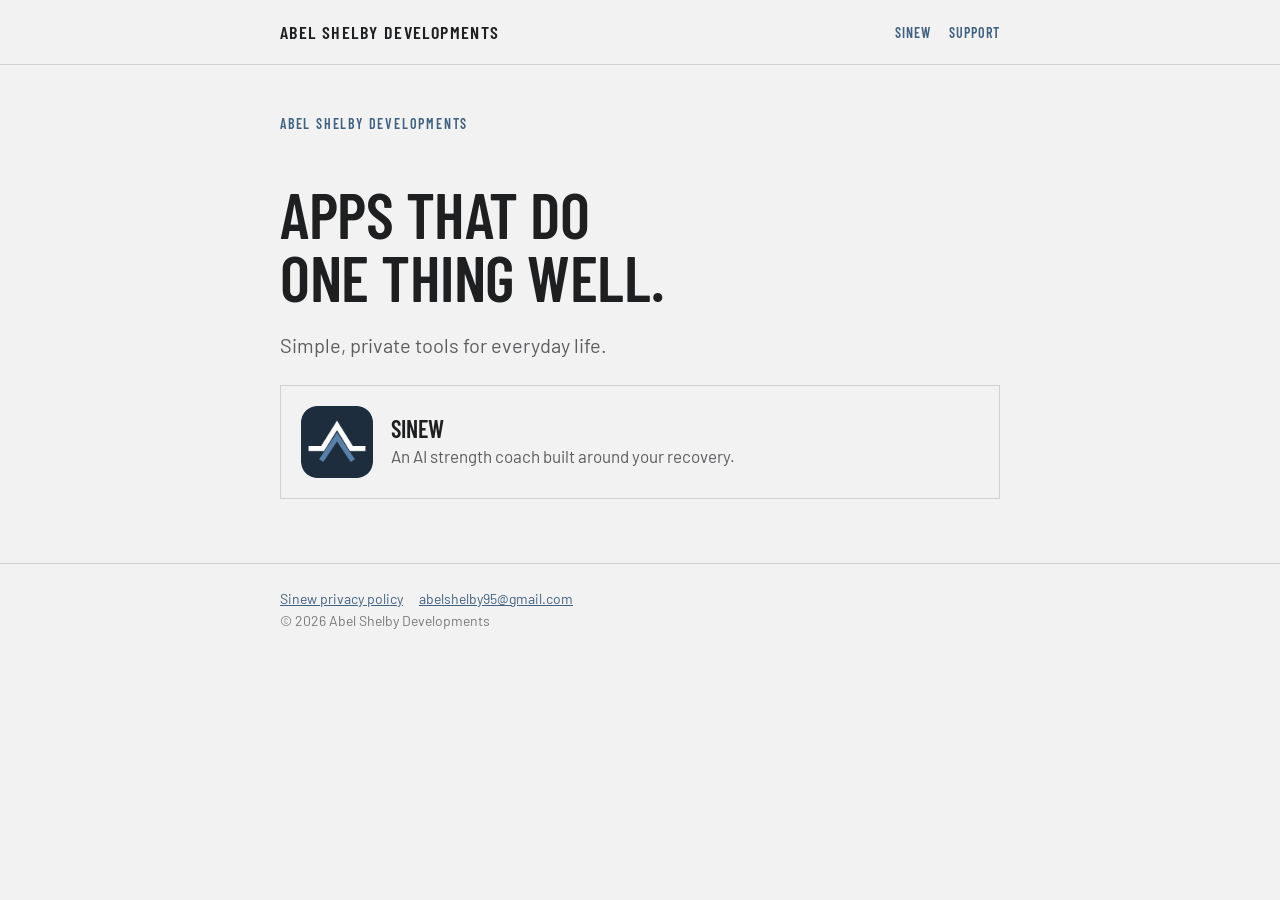
<file: index.html>
<!doctype html>
<html lang="en"><head><meta charset="utf-8"><meta name="viewport" content="width=device-width,initial-scale=1">
<title>Abel Shelby Developments</title><meta name="description" content="Simple, private apps for everyday life.">
<link rel="icon" href="favicon.png"><link rel="preconnect" href="https://fonts.googleapis.com"><link rel="preconnect" href="https://fonts.gstatic.com" crossorigin><link href="https://fonts.googleapis.com/css2?family=Barlow:wght@400;500&family=Barlow+Condensed:wght@600&display=swap" rel="stylesheet"><link rel="stylesheet" href="styles.css"></head>
<body><header><div class="wrap"><a class="brand" href="">Abel Shelby Developments</a>
<nav><a href="sinew/">Sinew</a><a href="sinew/support/">Support</a></nav></div></header>
<main class="wrap">
<p class="kicker">Abel Shelby Developments</p>
<h1>Apps that do<br>one thing well.</h1>
<p class="lede">Simple, private tools for everyday life.</p>
<a class="card" href="sinew/"><img src="sinew/icon.png" alt="Sinew app icon"><div><strong>Sinew</strong><span>An AI strength coach built around your recovery.</span></div></a>
</main>
<footer><div class="wrap"><a href="sinew/privacy/">Sinew privacy policy</a><a href="mailto:abelshelby95@gmail.com">abelshelby95@gmail.com</a><br>© 2026 Abel Shelby Developments</div></footer>
</body></html>
</file>
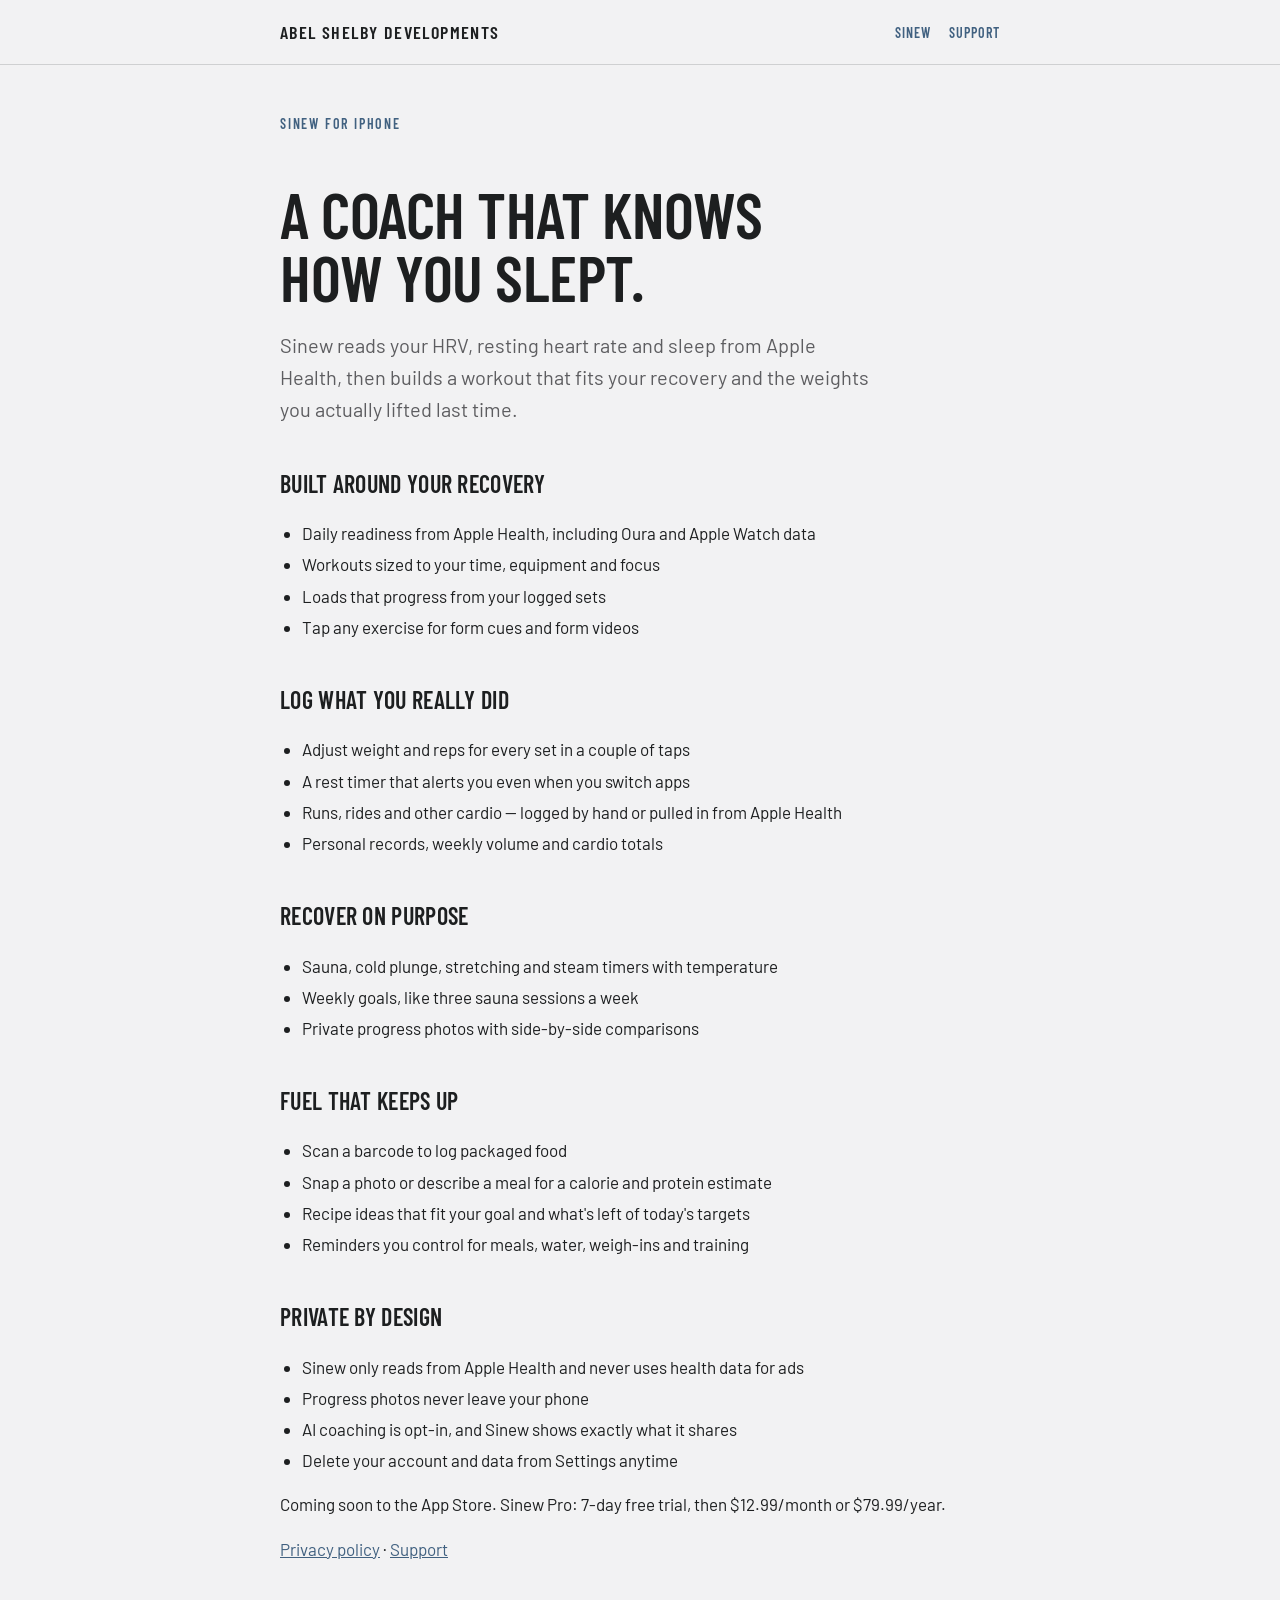
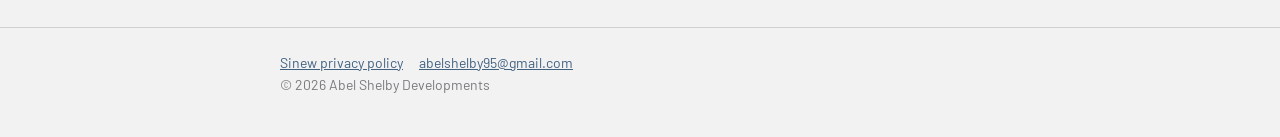
<file: sinew/index.html>
<!doctype html>
<html lang="en"><head><meta charset="utf-8"><meta name="viewport" content="width=device-width,initial-scale=1">
<title>Sinew: AI Strength Coach</title><meta name="description" content="Workouts built around how you slept.">
<link rel="icon" href="../favicon.png"><link rel="preconnect" href="https://fonts.googleapis.com"><link rel="preconnect" href="https://fonts.gstatic.com" crossorigin><link href="https://fonts.googleapis.com/css2?family=Barlow:wght@400;500&family=Barlow+Condensed:wght@600&display=swap" rel="stylesheet"><link rel="stylesheet" href="../styles.css"></head>
<body><header><div class="wrap"><a class="brand" href="../">Abel Shelby Developments</a>
<nav><a href="../sinew/">Sinew</a><a href="../sinew/support/">Support</a></nav></div></header>
<main class="wrap">
<p class="kicker">Sinew for iPhone</p>
<h1>A coach that knows<br>how you slept.</h1>
<p class="lede">Sinew reads your HRV, resting heart rate and sleep from Apple Health, then builds a workout that fits your recovery and the weights you actually lifted last time.</p>
<h2>Built around your recovery</h2>
<ul><li>Daily readiness from Apple Health, including Oura and Apple Watch data</li><li>Workouts sized to your time, equipment and focus</li><li>Loads that progress from your logged sets</li><li>Tap any exercise for form cues and form videos</li></ul>
<h2>Log what you really did</h2>
<ul><li>Adjust weight and reps for every set in a couple of taps</li><li>A rest timer that alerts you even when you switch apps</li><li>Runs, rides and other cardio — logged by hand or pulled in from Apple Health</li><li>Personal records, weekly volume and cardio totals</li></ul>
<h2>Recover on purpose</h2>
<ul><li>Sauna, cold plunge, stretching and steam timers with temperature</li><li>Weekly goals, like three sauna sessions a week</li><li>Private progress photos with side-by-side comparisons</li></ul>
<h2>Fuel that keeps up</h2>
<ul><li>Scan a barcode to log packaged food</li><li>Snap a photo or describe a meal for a calorie and protein estimate</li><li>Recipe ideas that fit your goal and what's left of today's targets</li><li>Reminders you control for meals, water, weigh-ins and training</li></ul>
<h2>Private by design</h2>
<ul><li>Sinew only reads from Apple Health and never uses health data for ads</li><li>Progress photos never leave your phone</li><li>AI coaching is opt-in, and Sinew shows exactly what it shares</li><li>Delete your account and data from Settings anytime</li></ul>
<p>Coming soon to the App Store. Sinew Pro: 7-day free trial, then $12.99/month or $79.99/year.</p>
<p><a href="privacy/">Privacy policy</a> · <a href="support/">Support</a></p>
</main>
<footer><div class="wrap"><a href="../sinew/privacy/">Sinew privacy policy</a><a href="mailto:abelshelby95@gmail.com">abelshelby95@gmail.com</a><br>© 2026 Abel Shelby Developments</div></footer>
</body></html>
</file>
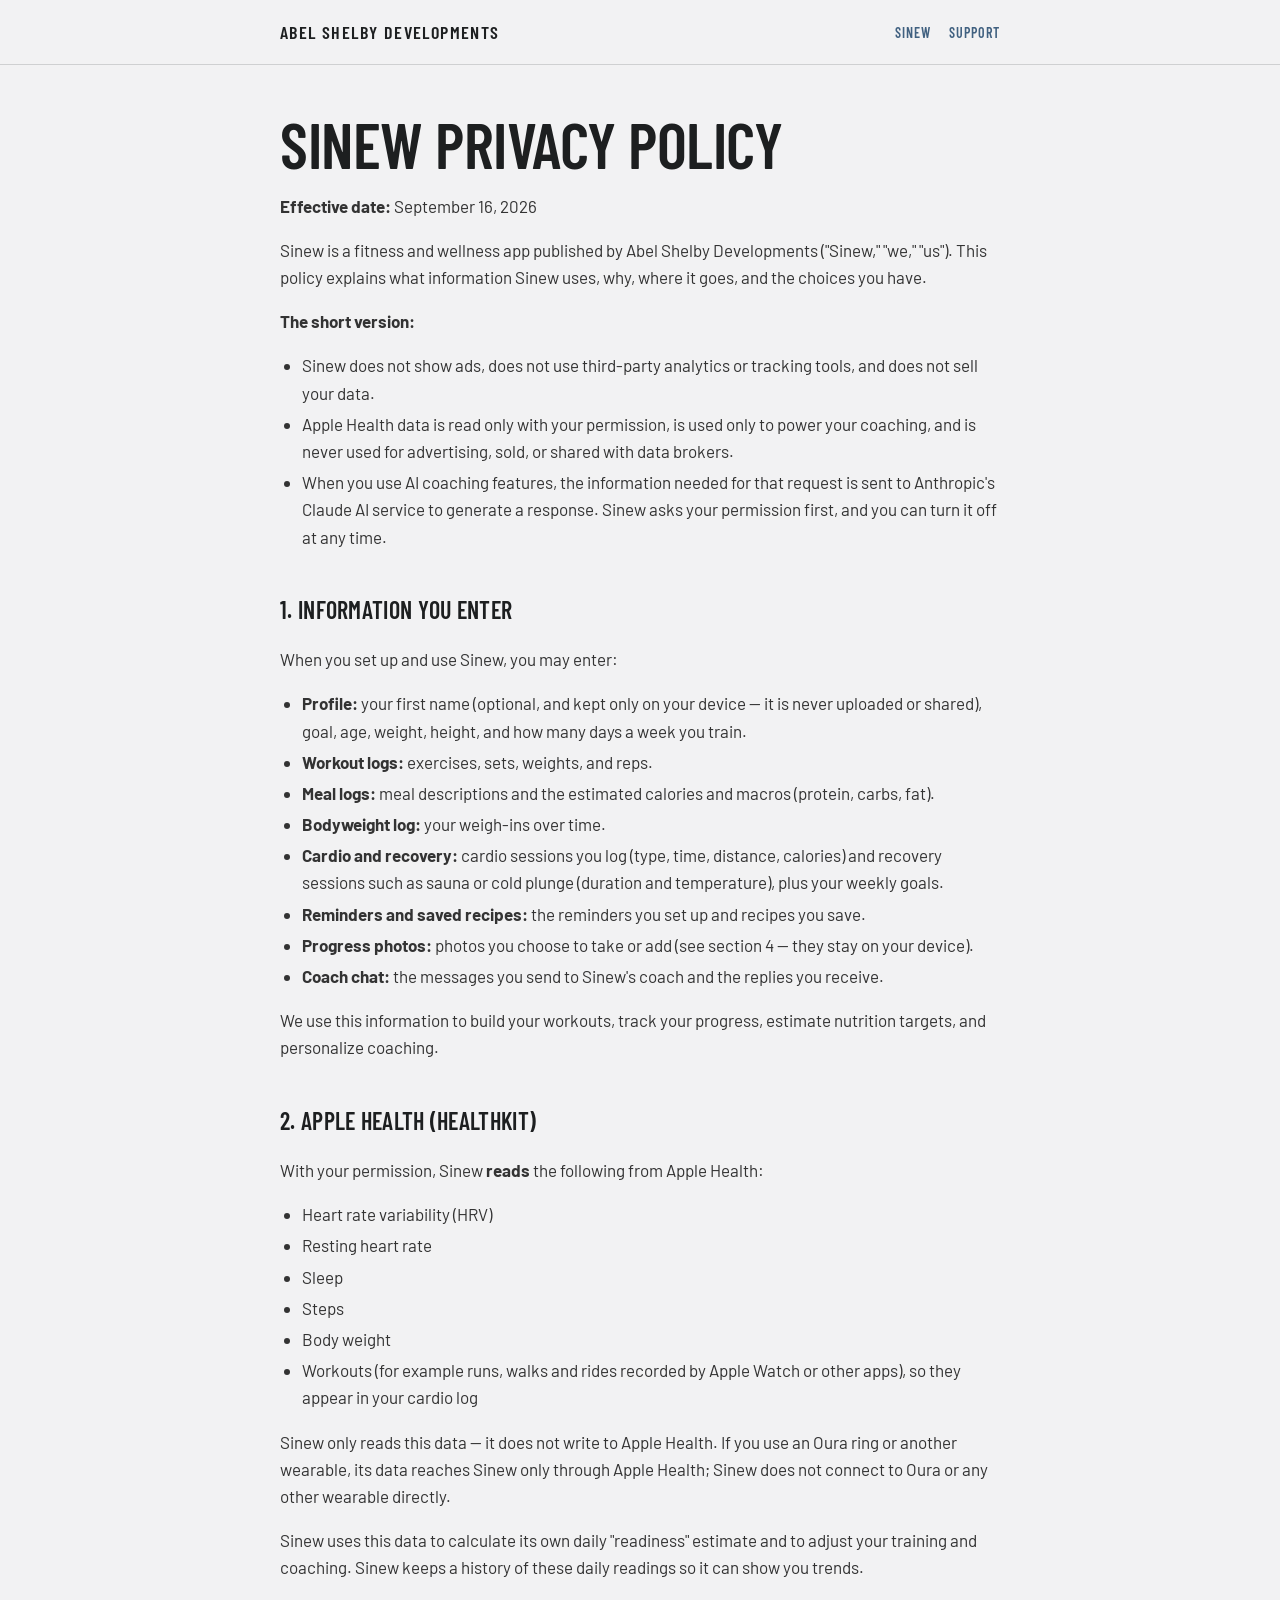
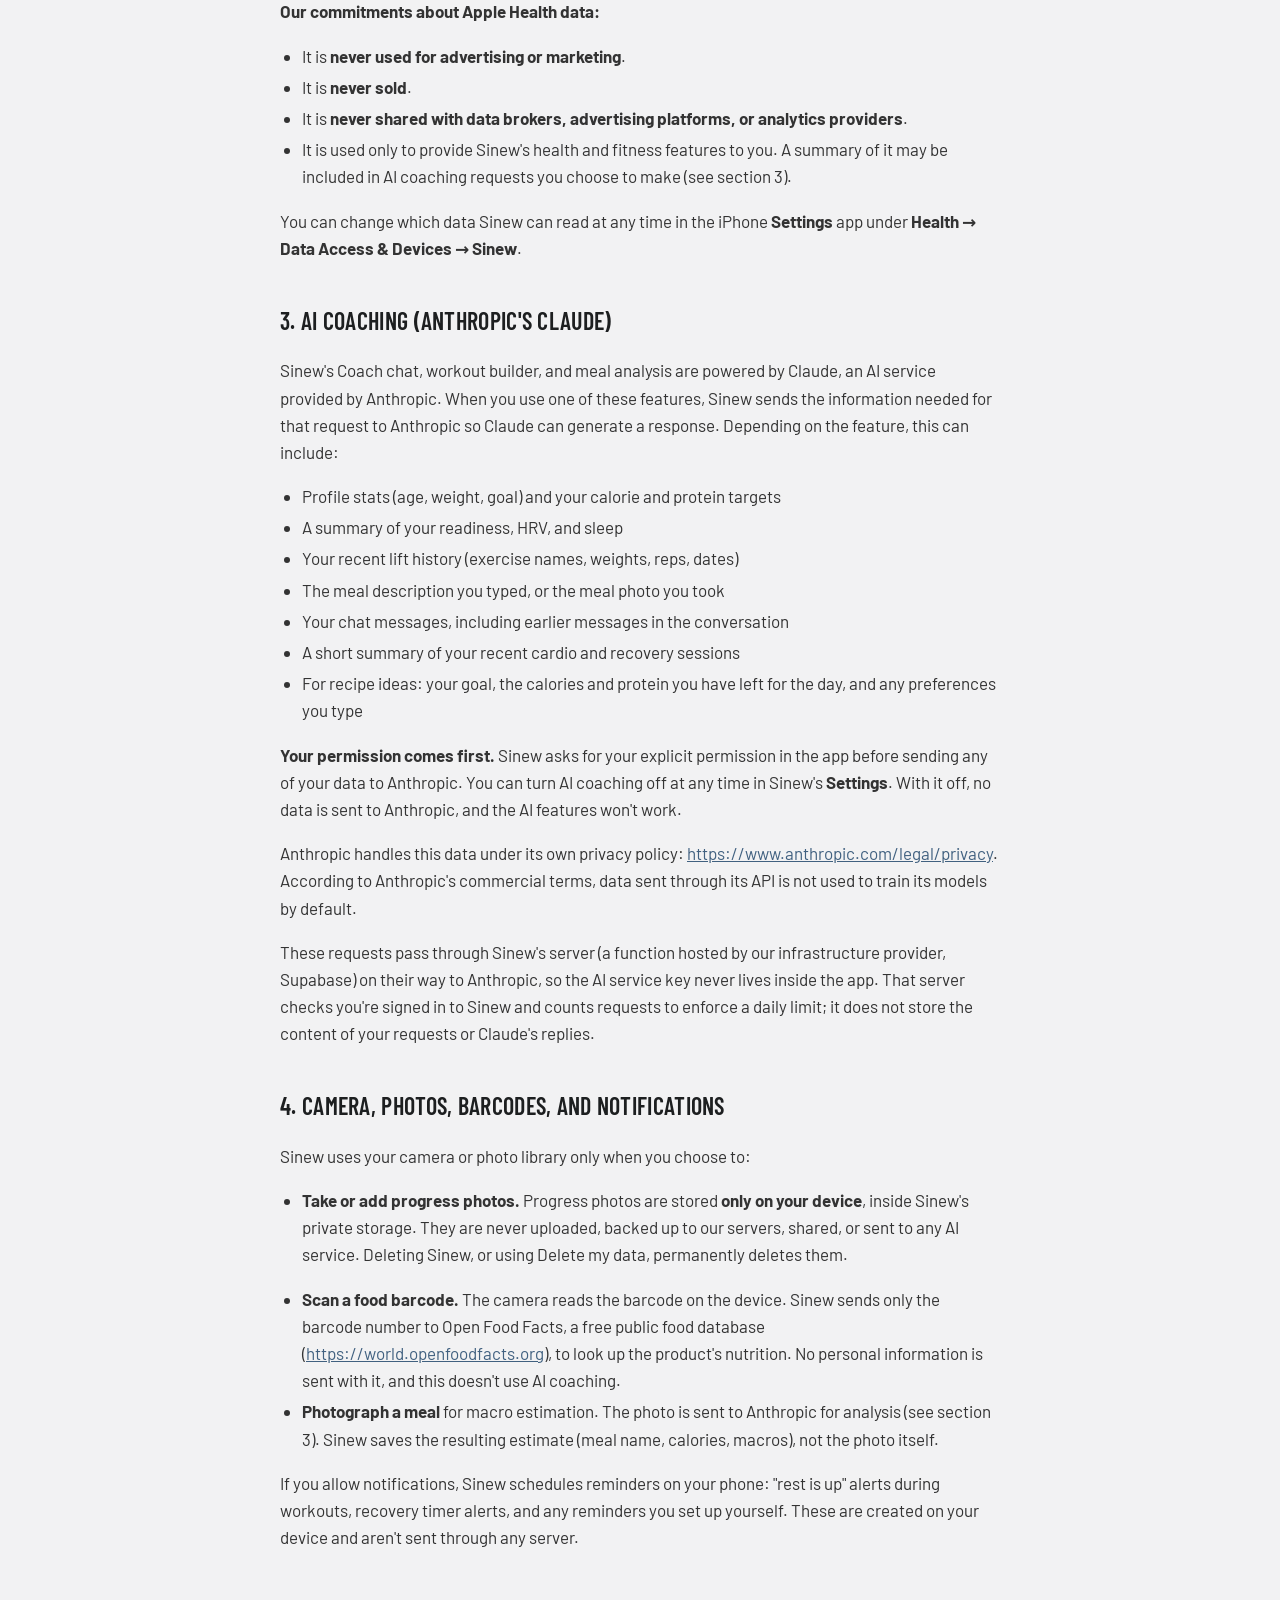
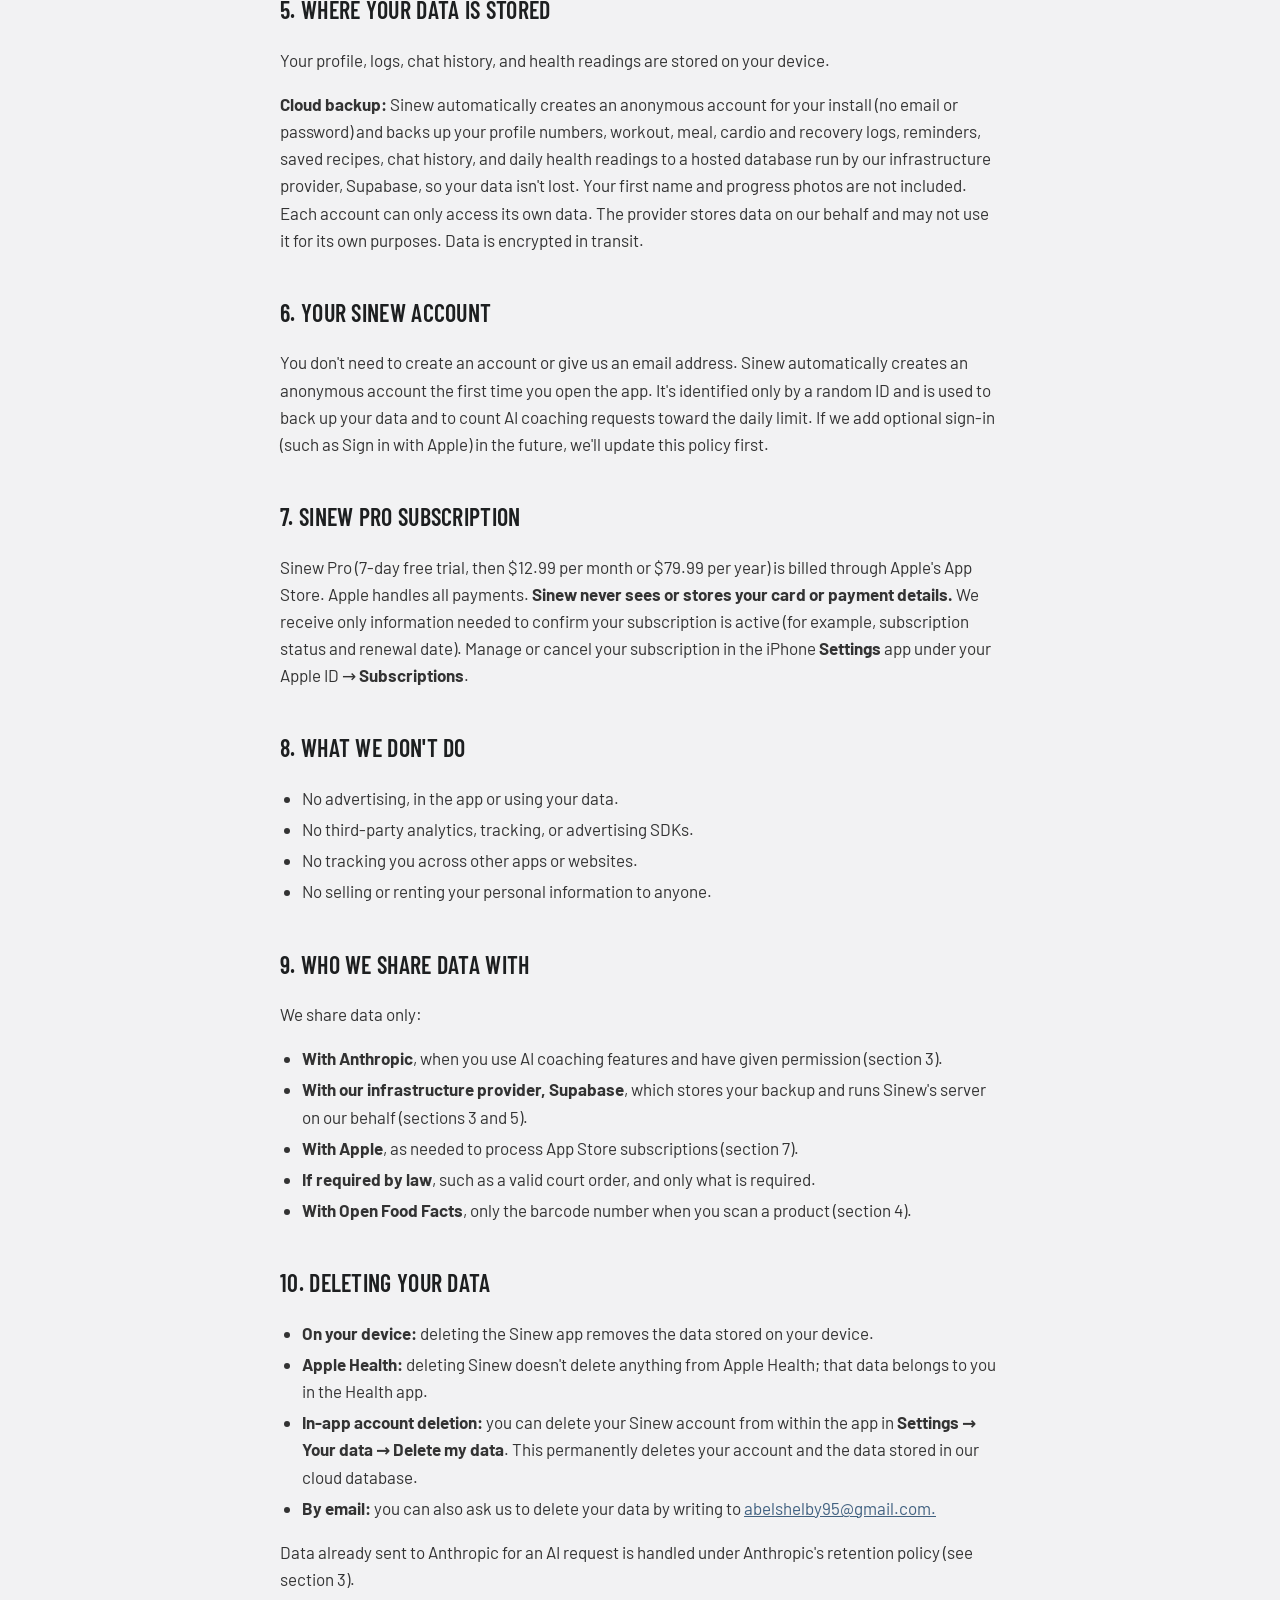
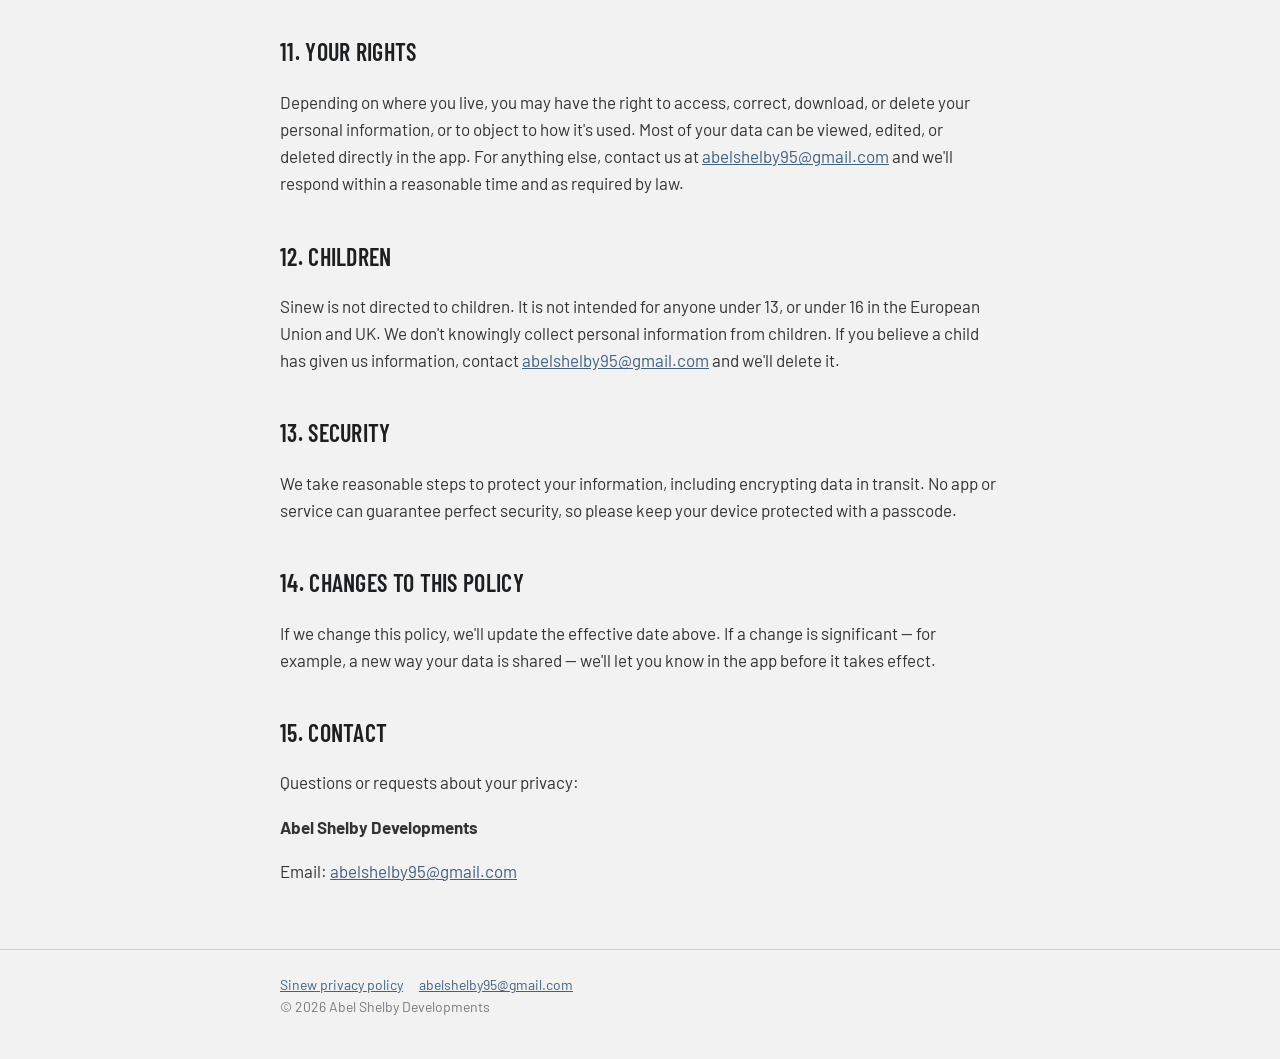
<file: sinew/privacy/index.html>
<!doctype html>
<html lang="en"><head><meta charset="utf-8"><meta name="viewport" content="width=device-width,initial-scale=1">
<title>Sinew Privacy Policy</title><meta name="description" content="How Sinew handles your data.">
<link rel="icon" href="../../favicon.png"><link rel="preconnect" href="https://fonts.googleapis.com"><link rel="preconnect" href="https://fonts.gstatic.com" crossorigin><link href="https://fonts.googleapis.com/css2?family=Barlow:wght@400;500&family=Barlow+Condensed:wght@600&display=swap" rel="stylesheet"><link rel="stylesheet" href="../../styles.css"></head>
<body><header><div class="wrap"><a class="brand" href="../../">Abel Shelby Developments</a>
<nav><a href="../../sinew/">Sinew</a><a href="../../sinew/support/">Support</a></nav></div></header>
<main class="wrap"><div class="policy"><h1>Sinew Privacy Policy</h1>
<p><strong>Effective date:</strong> September 16, 2026</p>
<p>Sinew is a fitness and wellness app published by Abel Shelby Developments (&quot;Sinew,&quot; &quot;we,&quot; &quot;us&quot;). This policy explains what information Sinew uses, why, where it goes, and the choices you have.</p>
<p><strong>The short version:</strong></p>
<ul>
<li>Sinew does not show ads, does not use third-party analytics or tracking tools, and does not sell your data.</li>
<li>Apple Health data is read only with your permission, is used only to power your coaching, and is never used for advertising, sold, or shared with data brokers.</li>
<li>When you use AI coaching features, the information needed for that request is sent to Anthropic&#x27;s Claude AI service to generate a response. Sinew asks your permission first, and you can turn it off at any time.</li>
</ul>
<h2>1. Information you enter</h2>
<p>When you set up and use Sinew, you may enter:</p>
<ul>
<li><strong>Profile:</strong> your first name (optional, and kept only on your device — it is never uploaded or shared), goal, age, weight, height, and how many days a week you train.</li>
<li><strong>Workout logs:</strong> exercises, sets, weights, and reps.</li>
<li><strong>Meal logs:</strong> meal descriptions and the estimated calories and macros (protein, carbs, fat).</li>
<li><strong>Bodyweight log:</strong> your weigh-ins over time.</li>
<li><strong>Cardio and recovery:</strong> cardio sessions you log (type, time, distance, calories) and recovery sessions such as sauna or cold plunge (duration and temperature), plus your weekly goals.</li>
<li><strong>Reminders and saved recipes:</strong> the reminders you set up and recipes you save.</li>
<li><strong>Progress photos:</strong> photos you choose to take or add (see section 4 — they stay on your device).</li>
<li><strong>Coach chat:</strong> the messages you send to Sinew&#x27;s coach and the replies you receive.</li>
</ul>
<p>We use this information to build your workouts, track your progress, estimate nutrition targets, and personalize coaching.</p>
<h2>2. Apple Health (HealthKit)</h2>
<p>With your permission, Sinew <strong>reads</strong> the following from Apple Health:</p>
<ul>
<li>Heart rate variability (HRV)</li>
<li>Resting heart rate</li>
<li>Sleep</li>
<li>Steps</li>
<li>Body weight</li>
<li>Workouts (for example runs, walks and rides recorded by Apple Watch or other apps), so they appear in your cardio log</li>
</ul>
<p>Sinew only reads this data — it does not write to Apple Health. If you use an Oura ring or another wearable, its data reaches Sinew only through Apple Health; Sinew does not connect to Oura or any other wearable directly.</p>
<p>Sinew uses this data to calculate its own daily &quot;readiness&quot; estimate and to adjust your training and coaching. Sinew keeps a history of these daily readings so it can show you trends.</p>
<p><strong>Our commitments about Apple Health data:</strong></p>
<ul>
<li>It is <strong>never used for advertising or marketing</strong>.</li>
<li>It is <strong>never sold</strong>.</li>
<li>It is <strong>never shared with data brokers, advertising platforms, or analytics providers</strong>.</li>
<li>It is used only to provide Sinew&#x27;s health and fitness features to you. A summary of it may be included in AI coaching requests you choose to make (see section 3).</li>
</ul>
<p>You can change which data Sinew can read at any time in the iPhone <strong>Settings</strong> app under <strong>Health → Data Access &amp; Devices → Sinew</strong>.</p>
<h2>3. AI coaching (Anthropic&#x27;s Claude)</h2>
<p>Sinew&#x27;s Coach chat, workout builder, and meal analysis are powered by Claude, an AI service provided by Anthropic. When you use one of these features, Sinew sends the information needed for that request to Anthropic so Claude can generate a response. Depending on the feature, this can include:</p>
<ul>
<li>Profile stats (age, weight, goal) and your calorie and protein targets</li>
<li>A summary of your readiness, HRV, and sleep</li>
<li>Your recent lift history (exercise names, weights, reps, dates)</li>
<li>The meal description you typed, or the meal photo you took</li>
<li>Your chat messages, including earlier messages in the conversation</li>
<li>A short summary of your recent cardio and recovery sessions</li>
<li>For recipe ideas: your goal, the calories and protein you have left for the day, and any preferences you type</li>
</ul>
<p><strong>Your permission comes first.</strong> Sinew asks for your explicit permission in the app before sending any of your data to Anthropic. You can turn AI coaching off at any time in Sinew&#x27;s <strong>Settings</strong>. With it off, no data is sent to Anthropic, and the AI features won&#x27;t work.</p>
<p>Anthropic handles this data under its own privacy policy: <a href="https://www.anthropic.com/legal/privacy">https://www.anthropic.com/legal/privacy</a>. According to Anthropic&#x27;s commercial terms, data sent through its API is not used to train its models by default.</p>
<p>These requests pass through Sinew&#x27;s server (a function hosted by our infrastructure provider, Supabase) on their way to Anthropic, so the AI service key never lives inside the app. That server checks you&#x27;re signed in to Sinew and counts requests to enforce a daily limit; it does not store the content of your requests or Claude&#x27;s replies.</p>
<h2>4. Camera, photos, barcodes, and notifications</h2>
<p>Sinew uses your camera or photo library only when you choose to:</p>
<ul>
<li><strong>Take or add progress photos.</strong> Progress photos are stored <strong>only on your device</strong>, inside Sinew&#x27;s private storage. They are never uploaded, backed up to our servers, shared, or sent to any AI service. Deleting Sinew, or using Delete my data, permanently deletes them.</li>
</ul>
<ul>
<li><strong>Scan a food barcode.</strong> The camera reads the barcode on the device. Sinew sends only the barcode number to Open Food Facts, a free public food database (<a href="https://world.openfoodfacts.org">https://world.openfoodfacts.org</a>), to look up the product&#x27;s nutrition. No personal information is sent with it, and this doesn&#x27;t use AI coaching.</li>
<li><strong>Photograph a meal</strong> for macro estimation. The photo is sent to Anthropic for analysis (see section 3). Sinew saves the resulting estimate (meal name, calories, macros), not the photo itself.</li>
</ul>
<p>If you allow notifications, Sinew schedules reminders on your phone: &quot;rest is up&quot; alerts during workouts, recovery timer alerts, and any reminders you set up yourself. These are created on your device and aren&#x27;t sent through any server.</p>
<h2>5. Where your data is stored</h2>
<p>Your profile, logs, chat history, and health readings are stored on your device.</p>
<p><strong>Cloud backup:</strong> Sinew automatically creates an anonymous account for your install (no email or password) and backs up your profile numbers, workout, meal, cardio and recovery logs, reminders, saved recipes, chat history, and daily health readings to a hosted database run by our infrastructure provider, Supabase, so your data isn&#x27;t lost. Your first name and progress photos are not included. Each account can only access its own data. The provider stores data on our behalf and may not use it for its own purposes. Data is encrypted in transit.</p>
<h2>6. Your Sinew account</h2>
<p>You don&#x27;t need to create an account or give us an email address. Sinew automatically creates an anonymous account the first time you open the app. It&#x27;s identified only by a random ID and is used to back up your data and to count AI coaching requests toward the daily limit. If we add optional sign-in (such as Sign in with Apple) in the future, we&#x27;ll update this policy first.</p>
<h2>7. Sinew Pro subscription</h2>
<p>Sinew Pro (7-day free trial, then $12.99 per month or $79.99 per year) is billed through Apple&#x27;s App Store. Apple handles all payments. <strong>Sinew never sees or stores your card or payment details.</strong> We receive only information needed to confirm your subscription is active (for example, subscription status and renewal date). Manage or cancel your subscription in the iPhone <strong>Settings</strong> app under your Apple ID → <strong>Subscriptions</strong>.</p>
<h2>8. What we don&#x27;t do</h2>
<ul>
<li>No advertising, in the app or using your data.</li>
<li>No third-party analytics, tracking, or advertising SDKs.</li>
<li>No tracking you across other apps or websites.</li>
<li>No selling or renting your personal information to anyone.</li>
</ul>
<h2>9. Who we share data with</h2>
<p>We share data only:</p>
<ul>
<li><strong>With Anthropic</strong>, when you use AI coaching features and have given permission (section 3).</li>
<li><strong>With our infrastructure provider, Supabase</strong>, which stores your backup and runs Sinew&#x27;s server on our behalf (sections 3 and 5).</li>
<li><strong>With Apple</strong>, as needed to process App Store subscriptions (section 7).</li>
<li><strong>If required by law</strong>, such as a valid court order, and only what is required.</li>
<li><strong>With Open Food Facts</strong>, only the barcode number when you scan a product (section 4).</li>
</ul>
<h2>10. Deleting your data</h2>
<ul>
<li><strong>On your device:</strong> deleting the Sinew app removes the data stored on your device.</li>
<li><strong>Apple Health:</strong> deleting Sinew doesn&#x27;t delete anything from Apple Health; that data belongs to you in the Health app.</li>
<li><strong>In-app account deletion:</strong> you can delete your Sinew account from within the app in <strong>Settings → Your data → Delete my data</strong>. This permanently deletes your account and the data stored in our cloud database.</li>
<li><strong>By email:</strong> you can also ask us to delete your data by writing to <a href="mailto:abelshelby95@gmail.com.">abelshelby95@gmail.com.</a></li>
</ul>
<p>Data already sent to Anthropic for an AI request is handled under Anthropic&#x27;s retention policy (see section 3).</p>
<h2>11. Your rights</h2>
<p>Depending on where you live, you may have the right to access, correct, download, or delete your personal information, or to object to how it&#x27;s used. Most of your data can be viewed, edited, or deleted directly in the app. For anything else, contact us at <a href="mailto:abelshelby95@gmail.com">abelshelby95@gmail.com</a> and we&#x27;ll respond within a reasonable time and as required by law.</p>
<h2>12. Children</h2>
<p>Sinew is not directed to children. It is not intended for anyone under 13, or under 16 in the European Union and UK. We don&#x27;t knowingly collect personal information from children. If you believe a child has given us information, contact <a href="mailto:abelshelby95@gmail.com">abelshelby95@gmail.com</a> and we&#x27;ll delete it.</p>
<h2>13. Security</h2>
<p>We take reasonable steps to protect your information, including encrypting data in transit. No app or service can guarantee perfect security, so please keep your device protected with a passcode.</p>
<h2>14. Changes to this policy</h2>
<p>If we change this policy, we&#x27;ll update the effective date above. If a change is significant — for example, a new way your data is shared — we&#x27;ll let you know in the app before it takes effect.</p>
<h2>15. Contact</h2>
<p>Questions or requests about your privacy:</p>
<p><strong>Abel Shelby Developments</strong></p>
<p>Email: <a href="mailto:abelshelby95@gmail.com">abelshelby95@gmail.com</a></p></div></main>
<footer><div class="wrap"><a href="../../sinew/privacy/">Sinew privacy policy</a><a href="mailto:abelshelby95@gmail.com">abelshelby95@gmail.com</a><br>© 2026 Abel Shelby Developments</div></footer>
</body></html>
</file>
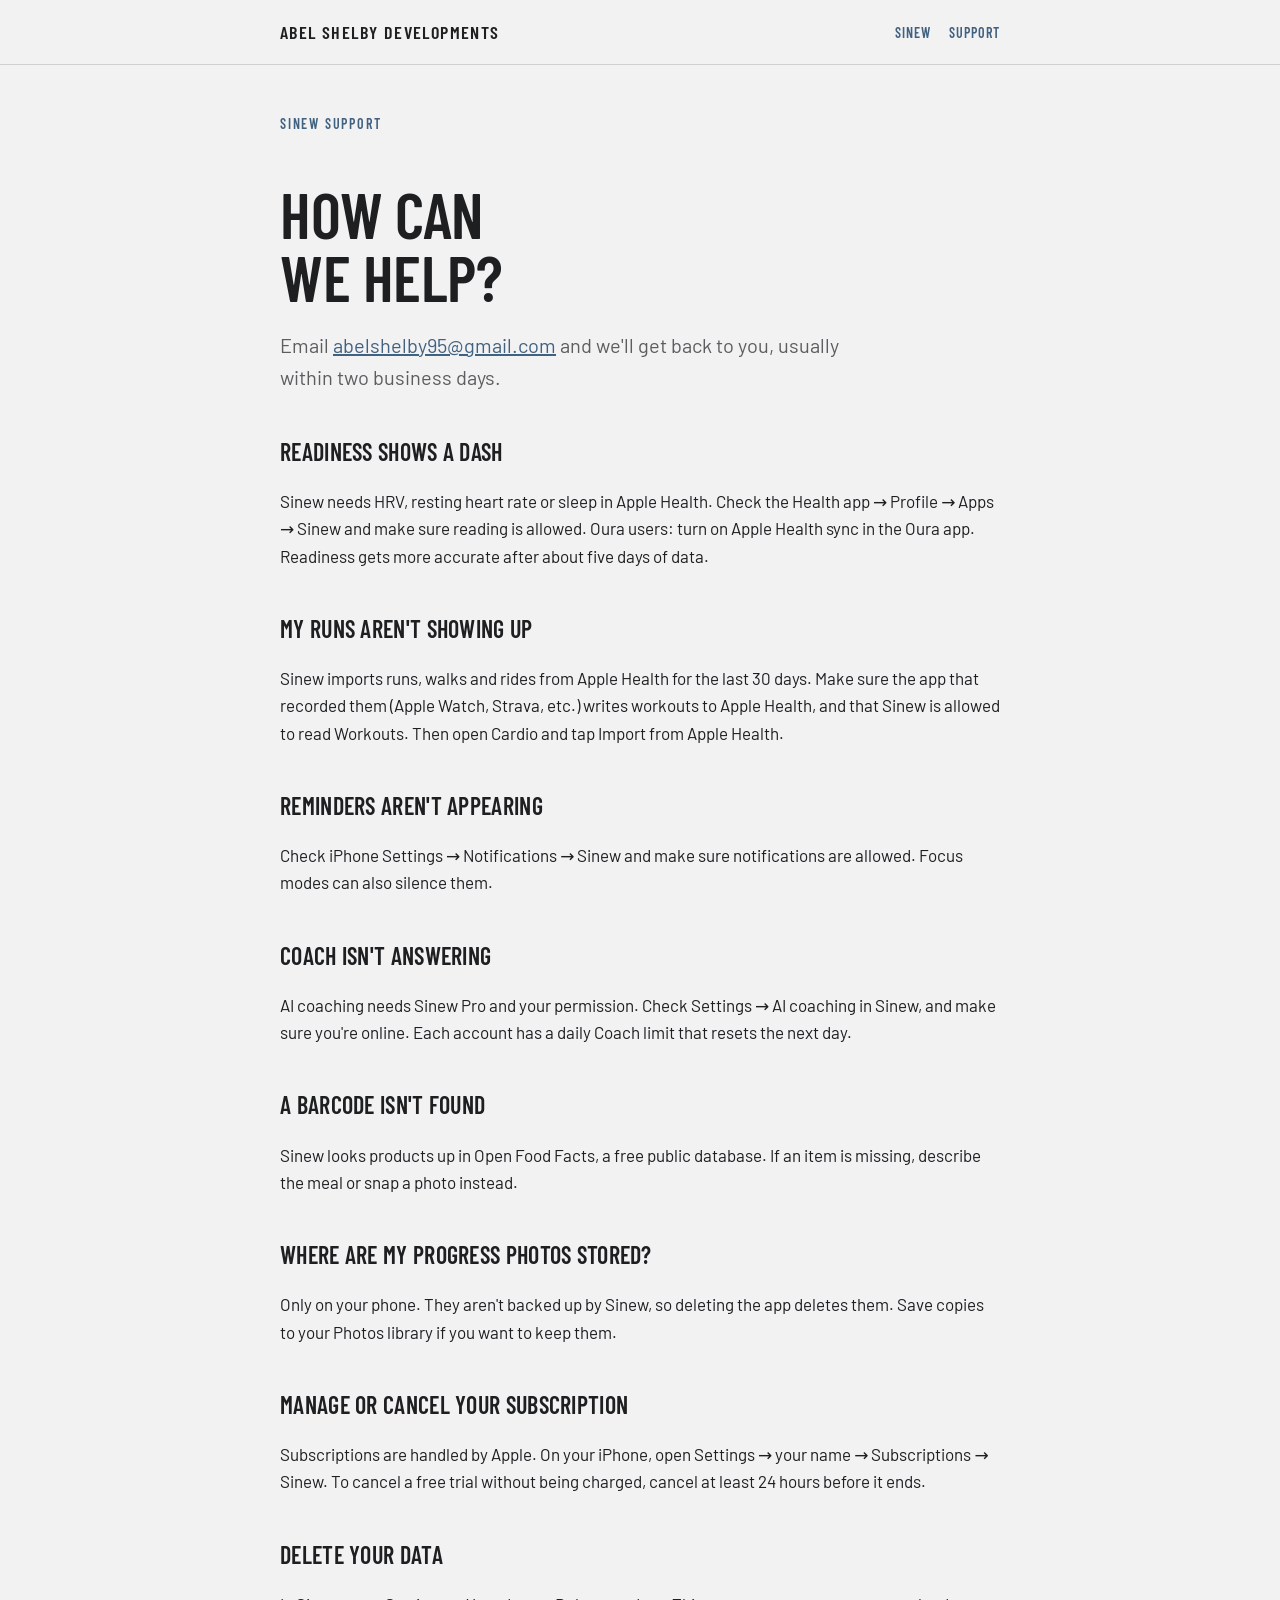
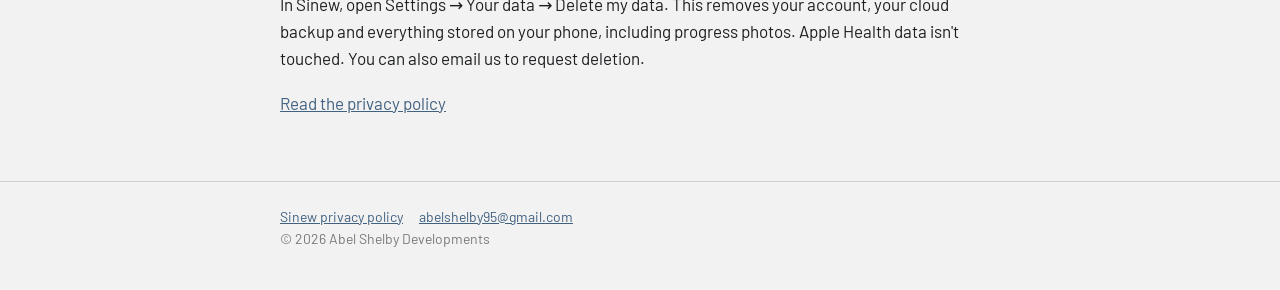
<file: sinew/support/index.html>
<!doctype html>
<html lang="en"><head><meta charset="utf-8"><meta name="viewport" content="width=device-width,initial-scale=1">
<title>Sinew Support</title><meta name="description" content="Get help with Sinew.">
<link rel="icon" href="../../favicon.png"><link rel="preconnect" href="https://fonts.googleapis.com"><link rel="preconnect" href="https://fonts.gstatic.com" crossorigin><link href="https://fonts.googleapis.com/css2?family=Barlow:wght@400;500&family=Barlow+Condensed:wght@600&display=swap" rel="stylesheet"><link rel="stylesheet" href="../../styles.css"></head>
<body><header><div class="wrap"><a class="brand" href="../../">Abel Shelby Developments</a>
<nav><a href="../../sinew/">Sinew</a><a href="../../sinew/support/">Support</a></nav></div></header>
<main class="wrap">
<p class="kicker">Sinew support</p>
<h1>How can<br>we help?</h1>
<p class="lede">Email <a href="mailto:abelshelby95@gmail.com">abelshelby95@gmail.com</a> and we'll get back to you, usually within two business days.</p>
<h2>Readiness shows a dash</h2>
<p>Sinew needs HRV, resting heart rate or sleep in Apple Health. Check the Health app → Profile → Apps → Sinew and make sure reading is allowed. Oura users: turn on Apple Health sync in the Oura app. Readiness gets more accurate after about five days of data.</p>
<h2>My runs aren't showing up</h2>
<p>Sinew imports runs, walks and rides from Apple Health for the last 30 days. Make sure the app that recorded them (Apple Watch, Strava, etc.) writes workouts to Apple Health, and that Sinew is allowed to read Workouts. Then open Cardio and tap Import from Apple Health.</p>
<h2>Reminders aren't appearing</h2>
<p>Check iPhone Settings → Notifications → Sinew and make sure notifications are allowed. Focus modes can also silence them.</p>
<h2>Coach isn't answering</h2>
<p>AI coaching needs Sinew Pro and your permission. Check Settings → AI coaching in Sinew, and make sure you're online. Each account has a daily Coach limit that resets the next day.</p>
<h2>A barcode isn't found</h2>
<p>Sinew looks products up in Open Food Facts, a free public database. If an item is missing, describe the meal or snap a photo instead.</p>
<h2>Where are my progress photos stored?</h2>
<p>Only on your phone. They aren't backed up by Sinew, so deleting the app deletes them. Save copies to your Photos library if you want to keep them.</p>
<h2>Manage or cancel your subscription</h2>
<p>Subscriptions are handled by Apple. On your iPhone, open Settings → your name → Subscriptions → Sinew. To cancel a free trial without being charged, cancel at least 24 hours before it ends.</p>
<h2>Delete your data</h2>
<p>In Sinew, open Settings → Your data → Delete my data. This removes your account, your cloud backup and everything stored on your phone, including progress photos. Apple Health data isn't touched. You can also email us to request deletion.</p>
<p><a href="../privacy/">Read the privacy policy</a></p>
</main>
<footer><div class="wrap"><a href="../../sinew/privacy/">Sinew privacy policy</a><a href="mailto:abelshelby95@gmail.com">abelshelby95@gmail.com</a><br>© 2026 Abel Shelby Developments</div></footer>
</body></html>
</file>
<file: styles.css>
:root{--bg:#f2f2f3;--text:#1d1f20;--muted:#5d5d60;--faint:#7a7a7d;--line:rgba(29,31,32,.16);--accent:#5980a6;--accent7:#416180;--navy:#1d2d3d}
*{box-sizing:border-box}
body{margin:0;background:var(--bg);color:var(--text);font:400 17px/1.6 "Barlow",system-ui,sans-serif}
a{color:var(--accent7)}
.wrap{max-width:760px;margin:0 auto;padding:0 20px}
header{border-bottom:1px solid var(--line)}
header .wrap{display:flex;justify-content:space-between;align-items:center;height:64px}
.brand{font:600 18px "Barlow Condensed",sans-serif;letter-spacing:1.4px;text-transform:uppercase;color:var(--text);text-decoration:none}
nav a{font:600 14px "Barlow Condensed",sans-serif;letter-spacing:1px;text-transform:uppercase;text-decoration:none;margin-left:18px}
h1,h2,.kicker{font-family:"Barlow Condensed",sans-serif;font-weight:600;text-transform:uppercase}
h1{font-size:clamp(40px,9vw,64px);line-height:.98;margin:48px 0 16px;letter-spacing:-.5px}
h2{font-size:24px;margin:40px 0 8px;letter-spacing:.3px}
.kicker{color:var(--accent7);letter-spacing:1.8px;font-size:14px;margin-top:48px}
.lede{font-size:20px;color:var(--muted);max-width:600px}
.card{border:1px solid var(--line);padding:20px;margin:24px 0;display:flex;gap:18px;align-items:center;text-decoration:none;color:inherit}
.card img{width:72px;height:72px;border-radius:16px}
.card strong{font:600 24px "Barlow Condensed",sans-serif;text-transform:uppercase;display:block}
.card span{color:var(--muted)}
ul{padding-left:22px}li{margin:4px 0}
.policy p,.policy li{color:#333}
footer{border-top:1px solid var(--line);margin-top:64px;padding:24px 0 40px;color:var(--faint);font-size:14px}
footer a{margin-right:16px}
</file>
